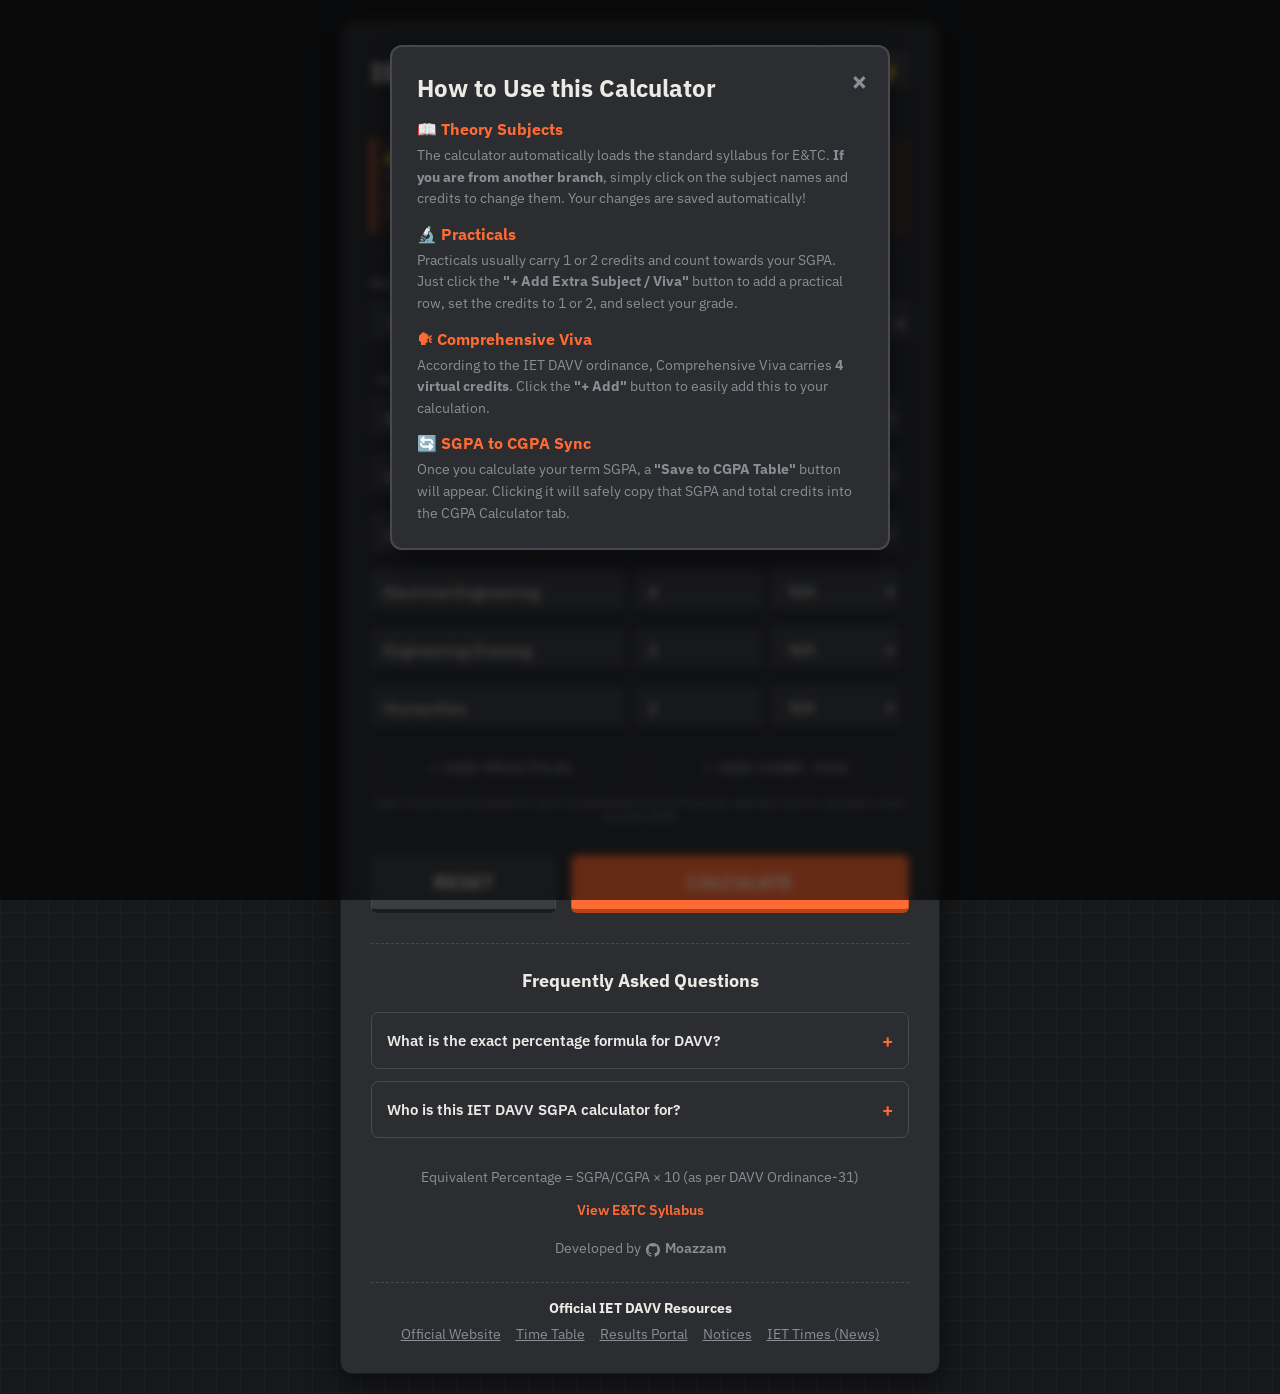
<file: index.html>
<!DOCTYPE html>
<html lang="en">
<head>
    <meta charset="UTF-8">
    <meta name="viewport" content="width=device-width, initial-scale=1.0">
    <meta name="description" content="Calculate your IET DAVV SGPA and CGPA easily. A modern, mobile-friendly, and offline calculator for the students of Institute of Engineering and Technology, DAVV Indore.">
    <meta name="keywords" content="IET DAVV CGPA calculator, IET DAVV SGPA calculator, DAVV CGPA calc, IET DAVV result, engineering cgpa calculator">
    
    <link rel="preconnect" href="https://fonts.googleapis.com">
    <link rel="preconnect" href="https://fonts.gstatic.com" crossorigin>
    <link href="https://fonts.googleapis.com/css2?family=IBM+Plex+Sans:wght@400;500;600;700&family=JetBrains+Mono:wght@400;700&display=swap" rel="stylesheet">

    <title>IET DAVV CGPA & SGPA Calculator</title>
    <link rel="stylesheet" href="style.css">
    <meta name="theme-color" content="#1c1d20">
    
    <link rel="canonical" href="https://moazzam-007.github.io/iet-davv-cgpa-calculator/">
    <meta property="og:title" content="IET DAVV CGPA & SGPA Calculator">
    <meta property="og:description" content="Free, accurate CGPA/SGPA calculator for IET DAVV students — uses the correct official Ordinance-31 formula.">
    <meta property="og:type" content="website">
    <meta property="og:url" content="https://moazzam-007.github.io/iet-davv-cgpa-calculator/">
    <meta property="og:image" content="https://moazzam-007.github.io/iet-davv-cgpa-calculator/og-image.png">
    <meta property="og:image:width" content="1200">
    <meta property="og:image:height" content="630">
    <meta name="twitter:card" content="summary_large_image">
    <meta name="twitter:title" content="IET DAVV CGPA & SGPA Calculator">
    <meta name="twitter:description" content="Free, accurate CGPA/SGPA calculator for IET DAVV students — uses the correct official Ordinance-31 formula.">
    <meta name="twitter:image" content="https://moazzam-007.github.io/iet-davv-cgpa-calculator/og-image.png">

    <script type="application/ld+json">
    {
      "@context": "https://schema.org",
      "@type": "WebApplication",
      "name": "IET DAVV CGPA & SGPA Calculator",
      "url": "https://moazzam-007.github.io/iet-davv-cgpa-calculator/",
      "applicationCategory": "EducationalApplication",
      "operatingSystem": "All",
      "offers": {
        "@type": "Offer",
        "price": "0"
      }
    }
    </script>

    <script type="application/ld+json">
    {
      "@context": "https://schema.org",
      "@type": "FAQPage",
      "mainEntity": [
        {
          "@type": "Question",
          "name": "What is the exact percentage formula for DAVV?",
          "acceptedAnswer": {
            "@type": "Answer",
            "text": "The exact formula is Percentage = CGPA × 10 (as per the official DAVV Ordinance-31, Section 23). It is NOT (CGPA - 0.5) × 10, which is often used by other generic calculators."
          }
        },
        {
          "@type": "Question",
          "name": "Who is this IET DAVV SGPA calculator for?",
          "acceptedAnswer": {
            "@type": "Answer",
            "text": "This free E&TC CGPA calculator is designed specifically for students of Institute of Engineering and Technology, DAVV Indore. It supports practicals, comprehensive viva, and automatic division calculation."
          }
        }
      ]
    }
    </script>
    
    <!-- Google tag (gtag.js) -->
    <script async src="https://www.googletagmanager.com/gtag/js?id=G-2FSWRHKBMH"></script>
    <script>
        window.dataLayer = window.dataLayer || [];
        function gtag(){dataLayer.push(arguments);}
        gtag('js', new Date());

        gtag('config', 'G-2FSWRHKBMH');
    </script>
</head>
<body>

    <div class="container">
        <header>
            <div class="header-top">
                <h1>IET DAVV CGPA Calc</h1>
                <div style="display: flex; gap: 8px;">
                    <button id="guide-btn" class="theme-btn" title="How to Use">ℹ️ Guide</button>
                    <button id="theme-toggle" class="theme-btn" title="Toggle Light/Dark Theme">☀ / 🌙</button>
                </div>
            </div>
            <p class="subtitle">E&TC Department // Approximate Calculator</p>
            <div style="margin-top: 15px; background: rgba(255, 107, 53, 0.1); border-left: 3px solid var(--primary); padding: 10px; text-align: left;">
                <p style="color: var(--primary); font-size: 0.8rem; font-weight: 600; margin-bottom: 4px; text-transform: uppercase; letter-spacing: 1px;">⚠️ Important Note</p>
                <p style="color: var(--text-muted); font-size: 0.8rem; line-height: 1.4;">This calculates an <strong>approximate/tentative SGPA</strong>. Defaults are based on the E&TC syllabus (subject to college changes). Any student can use this calculator, simply click on the subject names or credits below to edit them according to your exact syllabus!</p>
            </div>
        </header>

        <div class="controls">
            <div class="control-group">
                <label for="calc-mode">Mode</label>
                <select id="calc-mode" aria-label="Select Calculation Mode">
                    <option value="sgpa">SGPA Calculator</option>
                    <option value="cgpa">CGPA Calculator</option>
                </select>
            </div>
            
            <div class="control-group" id="semester-select-group">
                <label for="semester">Semester</label>
                <select id="semester" aria-label="Select Semester">
                    <option value="1">Semester I</option>
                    <option value="2">Semester II</option>
                    <option value="3">Semester III</option>
                    <option value="4">Semester IV</option>
                    <option value="5">Semester V</option>
                    <option value="6">Semester VI</option>
                    <option value="7">Semester VII</option>
                    <option value="8">Semester VIII</option>
                </select>
            </div>
        </div>

        <div id="sgpa-section" class="calculator-section">
            <div class="subjects-header">
                <span>Subject</span>
                <span>Credits</span>
                <span>Grade</span>
            </div>
            <div id="subjects-container">
                <!-- Dynamically populated subjects -->
            </div>
            <div style="display: flex; gap: 10px; margin-top: 5px;">
                <button id="add-practical-btn" class="add-subject-btn">+ Add Practical</button>
                <button id="add-viva-btn" class="add-subject-btn">+ Add Comp. Viva</button>
            </div>
            <p class="add-subject-note">Note: If you know the grades for your Comprehensive Viva or Practicals, add them here to calculate a more accurate SGPA.</p>
        </div>

        <div id="cgpa-section" class="calculator-section" style="display: none;">
            <div class="cgpa-row" style="border-bottom: 2px dashed var(--key-border); padding-bottom: 10px; margin-bottom: 20px;">
                <div style="font-weight: 600; color: var(--text-muted); text-transform: uppercase; font-size: 0.85rem; letter-spacing: 1px;">Semester</div>
                <div class="cgpa-inputs" style="font-weight: 600; color: var(--text-muted); text-transform: uppercase; font-size: 0.85rem; letter-spacing: 1px;">
                    <div>SGPA</div>
                    <div>Credits</div>
                </div>
            </div>
            <div id="cgpa-inputs-container">
                <!-- Dynamically populated cgpa rows -->
            </div>
        </div>

        <div class="action-buttons">
            <button id="reset-btn" class="btn-secondary">Reset</button>
            <button id="calculate-btn" class="btn-primary">Calculate</button>
        </div>
        
        <div class="result-box" id="result-box" style="display: none;">
            <h3 id="result-title">Result</h3>
            <span class="value highlight" id="result-value">0.00</span>
            <span class="percent" id="result-percent">0.00%</span>
            <div id="result-division" style="display: none; font-size: 0.85rem; font-weight: 600; color: var(--primary); margin-top: 10px; text-transform: uppercase; letter-spacing: 1px;"></div>
            
            <br>
            <button id="save-cgpa-btn" class="save-cgpa-btn" style="display: none;">Save to CGPA Table</button>

            <!-- Target CGPA Planner -->
            <div id="target-planner-section" style="display: none; margin-top: 20px; border-top: 1px solid var(--key-border); padding-top: 15px; text-align: left;">
                <label style="font-size: 0.85rem; color: var(--text-muted); font-weight: 600;">Target CGPA Planner (Optional)</label>
                <div style="display: flex; gap: 10px; margin-top: 8px;">
                    <input type="number" id="target-cgpa-input" placeholder="Target CGPA (e.g. 8.0)" step="0.1" min="0" max="10" style="flex: 1; min-height: 44px; padding: 12px 10px;">
                    <input type="number" id="remaining-credits-input" placeholder="Rem. Credits (e.g. 48)" min="0" style="flex: 1; min-height: 44px; padding: 12px 10px;">
                </div>
                <p id="target-sgpa-result" style="display: none; color: var(--primary); font-size: 0.9rem; margin-top: 10px; font-weight: 600;"></p>
            </div>
        </div>

        <!-- FAQ Section -->
        <div class="faq-section">
            <h2 class="faq-title">Frequently Asked Questions</h2>
            <div class="faq-item">
                <button class="faq-question">What is the exact percentage formula for DAVV? <span class="faq-icon">+</span></button>
                <div class="faq-answer">
                    <p>The exact formula is <strong>Percentage = CGPA × 10</strong> (as per the official DAVV Ordinance-31, Section 23). It is <strong>NOT</strong> <em>(CGPA - 0.5) × 10</em> which is often used by other generic calculators. Our calculator uses the official and correct IET DAVV formula.</p>
                </div>
            </div>
            <div class="faq-item">
                <button class="faq-question">Who is this IET DAVV SGPA calculator for? <span class="faq-icon">+</span></button>
                <div class="faq-answer">
                    <p>This free E&TC CGPA calculator is designed specifically for students of Institute of Engineering and Technology, DAVV Indore. It supports practicals, comprehensive viva, and automatic division calculation.</p>
                </div>
            </div>
        </div>
        
        <footer style="margin-top: 30px; text-align: center;">
            <p>Equivalent Percentage = SGPA/CGPA × 10 (as per DAVV Ordinance-31)</p>
            <div style="margin-top: 15px; font-size: 0.85rem; color: var(--text-muted);">
                <a href="syllabus.html" style="color: var(--primary); text-decoration: none; font-weight: 600; margin: 0 10px;">View E&TC Syllabus</a>
            </div>
            
            <div style="margin-top: 20px; font-size: 0.85rem; color: var(--text-muted);">
                <span>Developed by </span>
                <a href="https://github.com/moazzam-007" target="_blank" style="color: var(--text-muted); text-decoration: none; font-weight: 600; transition: color 0.2s;" onmouseover="this.style.color='var(--text-main)'" onmouseout="this.style.color='var(--text-muted)'">
                    <svg height="14" viewBox="0 0 16 16" width="14" fill="currentColor" style="vertical-align: text-bottom; margin: 0 2px;"><path d="M8 0c4.42 0 8 3.58 8 8a8.013 8.013 0 0 1-5.45 7.59c-.4.08-.55-.17-.55-.38 0-.27.01-1.13.01-2.2 0-.75-.25-1.23-.54-1.48 1.78-.2 3.65-.88 3.65-3.95 0-.88-.31-1.59-.82-2.15.08-.2.36-1.02-.08-2.12 0 0-.67-.22-2.2.82-.64-.18-1.32-.27-2-.27-.68 0-1.36.09-2 .27-1.53-1.03-2.2-.82-2.2-.82-.44 1.1-.16 1.92-.08 2.12-.51.56-.82 1.28-.82 2.15 0 3.06 1.86 3.75 3.64 3.95-.23.2-.44.55-.51 1.07-.46.21-1.61.55-2.33-.66-.15-.24-.6-.83-1.23-.82-.67.01-.27.38.01.53.34.19.73.9.82 1.13.16.45.68 1.31 2.69.94 0 .67.01 1.3.01 1.49 0 .21-.15.45-.55.38A7.995 7.995 0 0 1 0 8c0-4.42 3.58-8 8-8Z"></path></svg> Moazzam
                </a>
            </div>

            <div style="margin-top: 25px; padding-top: 15px; border-top: 1px dashed var(--key-border);">
                <h4 style="margin-bottom: 8px; font-size: 0.9rem; color: var(--text-main);">Official IET DAVV Resources</h4>
                <div style="display: flex; gap: 15px; justify-content: center; flex-wrap: wrap;">
                    <a href="https://ietdavv.edu.in" target="_blank" style="color: var(--text-muted); text-decoration: underline;">Official Website</a>
                    <a href="https://timetable.ietonline.in" target="_blank" style="color: var(--text-muted); text-decoration: underline;">Time Table</a>
                    <a href="https://results.ietdavv.edu.in" target="_blank" style="color: var(--text-muted); text-decoration: underline;">Results Portal</a>
                    <a href="https://notices.ietonline.in" target="_blank" style="color: var(--text-muted); text-decoration: underline;">Notices</a>
                    <a href="https://times.ietonline.in" target="_blank" style="color: var(--text-muted); text-decoration: underline;">IET Times (News)</a>
                </div>
            </div>
        </footer>
    </div>

    <!-- Guide Modal -->
    <div id="guide-modal" class="modal">
        <div class="modal-content">
            <span class="close-modal" id="close-modal">&times;</span>
            <h2>How to Use this Calculator</h2>
            <div class="guide-text">
                <h3>📖 Theory Subjects</h3>
                <p>The calculator automatically loads the standard syllabus for E&TC. <strong>If you are from another branch</strong>, simply click on the subject names and credits to change them. Your changes are saved automatically!</p>
                
                <h3>🔬 Practicals</h3>
                <p>Practicals usually carry 1 or 2 credits and count towards your SGPA. Just click the <strong>"+ Add Extra Subject / Viva"</strong> button to add a practical row, set the credits to 1 or 2, and select your grade.</p>

                <h3>🗣 Comprehensive Viva</h3>
                <p>According to the IET DAVV ordinance, Comprehensive Viva carries <strong>4 virtual credits</strong>. Click the <strong>"+ Add"</strong> button to easily add this to your calculation.</p>

                <h3>🔄 SGPA to CGPA Sync</h3>
                <p>Once you calculate your term SGPA, a <strong>"Save to CGPA Table"</strong> button will appear. Clicking it will safely copy that SGPA and total credits into the CGPA Calculator tab.</p>
                

            </div>
        </div>
    </div>

    <script src="data.js"></script>
    <script src="script.js"></script>
</body>
</html>
</file>
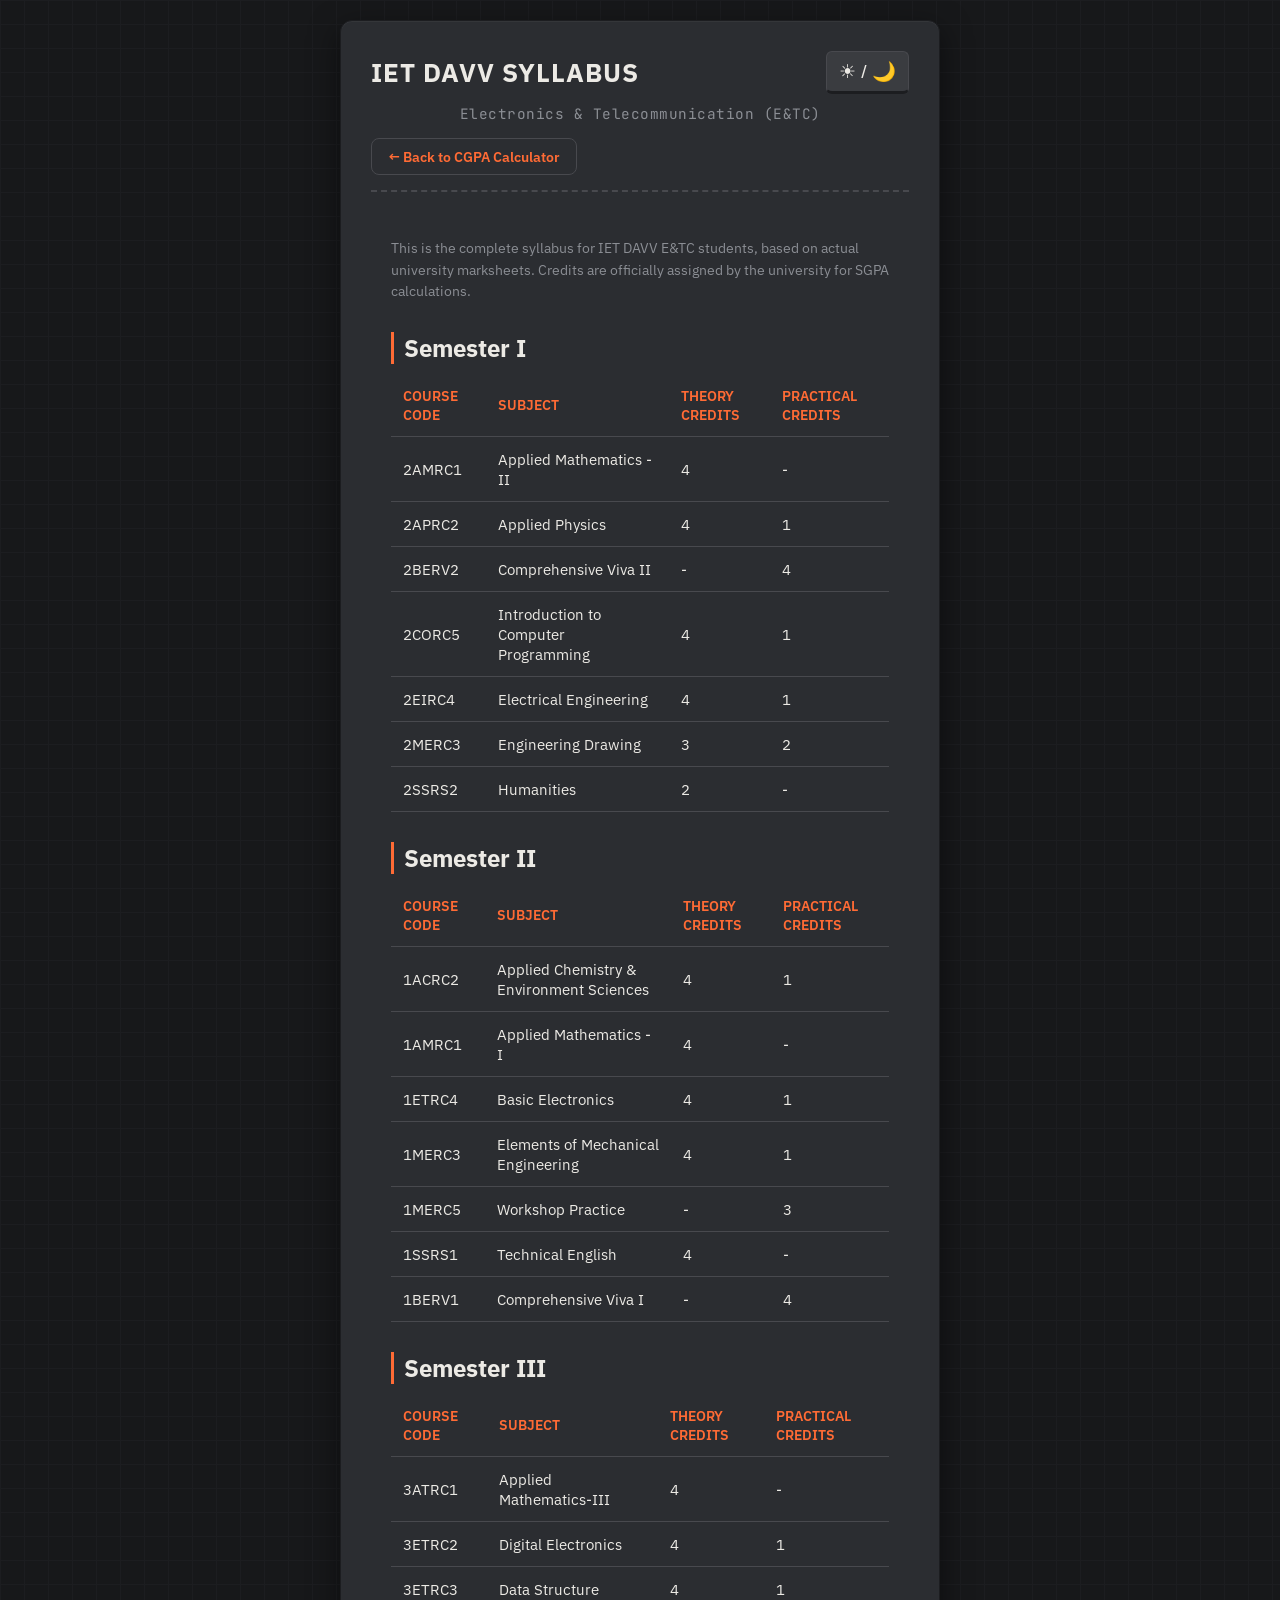
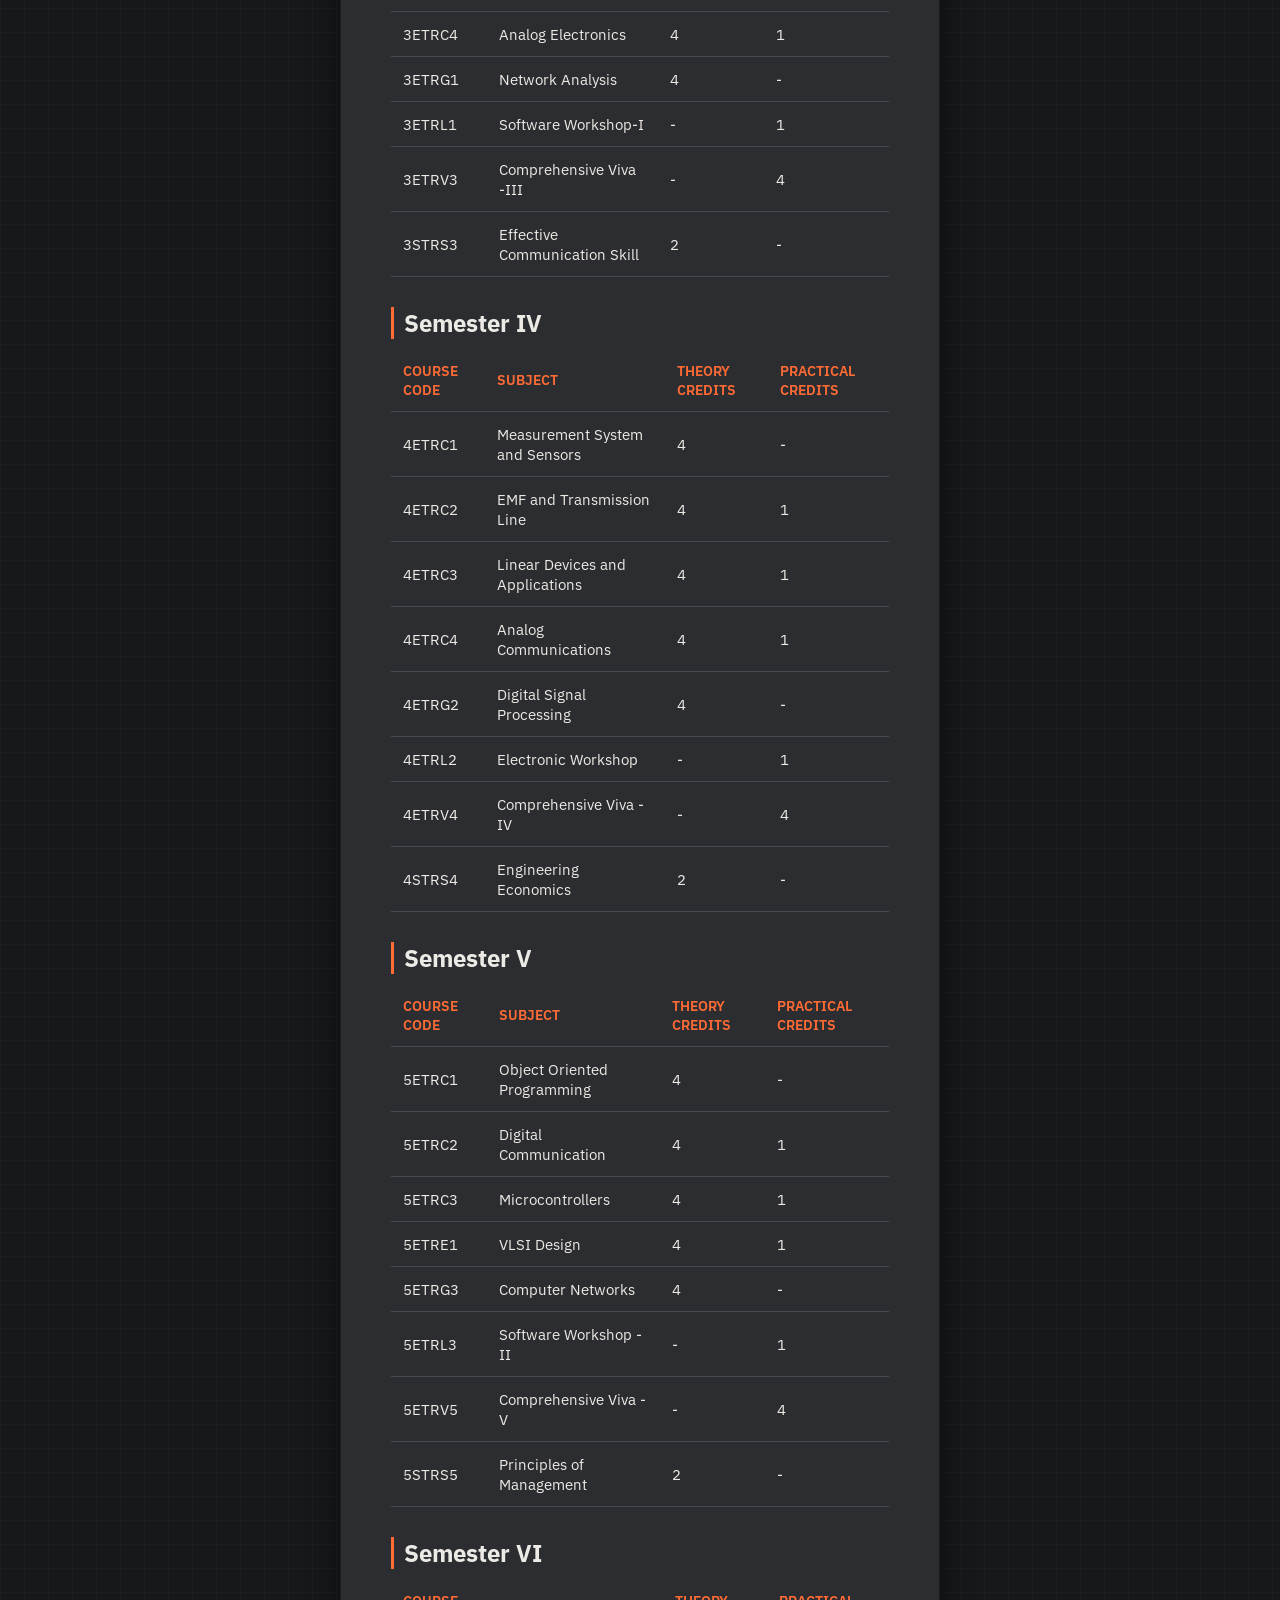
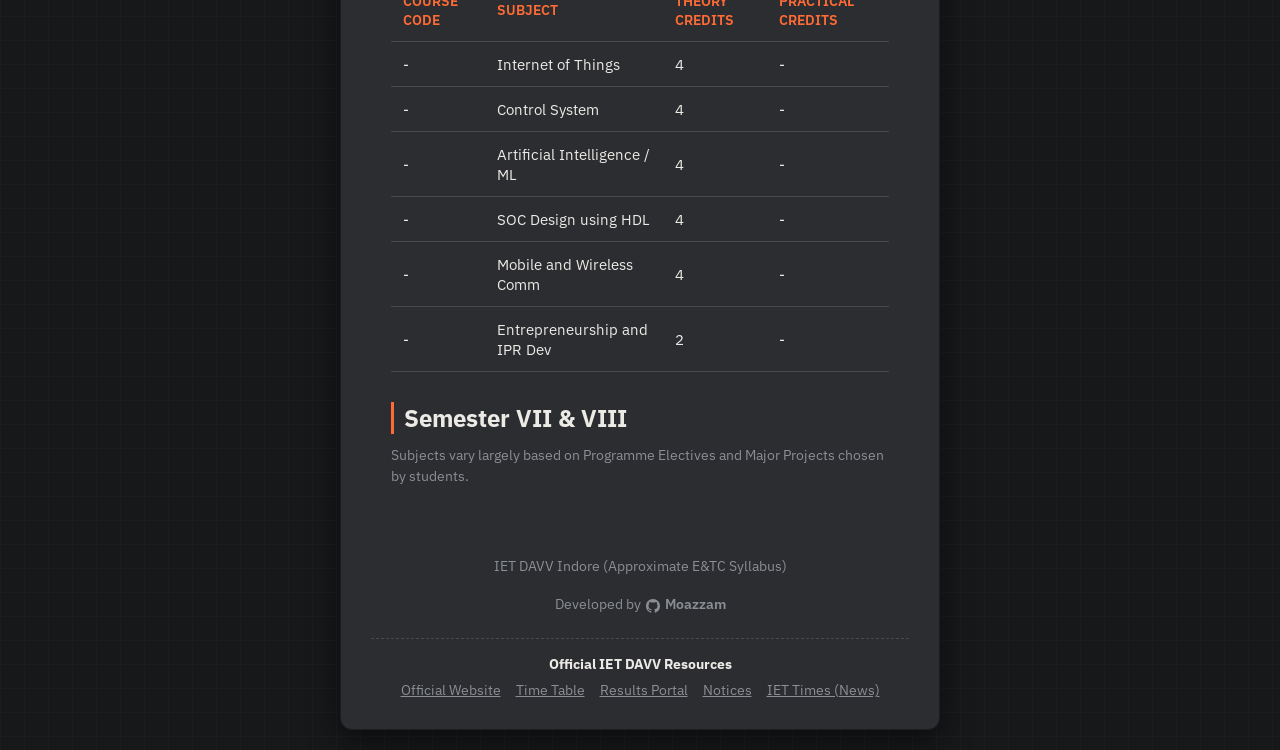
<file: syllabus.html>
<!DOCTYPE html>
<html lang="en" data-theme="dark">
<head>
    <meta charset="UTF-8">
    <meta name="viewport" content="width=device-width, initial-scale=1.0">
    <meta name="description" content="View the complete semester-wise syllabus (subjects and credits) for IET DAVV E&TC engineering branch.">
    <meta name="keywords" content="IET DAVV syllabus, E&TC syllabus, DAVV E&TC subjects, IET DAVV time table, IET DAVV cutoff, engineering syllabus">
    
    <link rel="preconnect" href="https://fonts.googleapis.com">
    <link rel="preconnect" href="https://fonts.gstatic.com" crossorigin>
    <link href="https://fonts.googleapis.com/css2?family=IBM+Plex+Sans:wght@400;500;600;700&family=JetBrains+Mono:wght@400;700&display=swap" rel="stylesheet">

    <title>IET DAVV E&TC Syllabus - Semester Wise Subjects & Credits</title>
    <link rel="stylesheet" href="style.css">
    <meta name="theme-color" content="#1c1d20">
    
    <link rel="canonical" href="https://moazzam-007.github.io/iet-davv-cgpa-calculator/syllabus.html">
    <meta property="og:title" content="IET DAVV E&TC Syllabus - Semester Wise Subjects">
    <meta property="og:description" content="View the complete semester-wise syllabus (subjects and credits) for IET DAVV E&TC engineering branch.">
    <meta property="og:type" content="website">
    <meta property="og:url" content="https://moazzam-007.github.io/iet-davv-cgpa-calculator/syllabus.html">
    <meta property="og:image" content="https://moazzam-007.github.io/iet-davv-cgpa-calculator/og-image.png">
    <meta property="og:image:width" content="1200">
    <meta property="og:image:height" content="630">
    <meta name="twitter:card" content="summary_large_image">
    <meta name="twitter:title" content="IET DAVV E&TC Syllabus - Semester Wise Subjects">
    <meta name="twitter:description" content="View the complete semester-wise syllabus (subjects and credits) for IET DAVV E&TC engineering branch.">
    <meta name="twitter:image" content="https://moazzam-007.github.io/iet-davv-cgpa-calculator/og-image.png">

    <!-- Google tag (gtag.js) -->
    <script async src="https://www.googletagmanager.com/gtag/js?id=G-2FSWRHKBMH"></script>
    <script>
        window.dataLayer = window.dataLayer || [];
        function gtag(){dataLayer.push(arguments);}
        gtag('js', new Date());

        gtag('config', 'G-2FSWRHKBMH');
    </script>
    <style>
        .syllabus-table { width: 100%; border-collapse: collapse; margin-bottom: 20px; }
        .syllabus-table th, .syllabus-table td { padding: 12px; border-bottom: 1px solid var(--key-border); text-align: left; }
        .syllabus-table th { color: var(--primary); font-size: 0.9rem; text-transform: uppercase; font-weight: 600; }
        .syllabus-table td { color: var(--text-main); font-size: 0.95rem; }
        @media (max-width: 600px) {
            .syllabus-table { display: block; overflow-x: auto; white-space: nowrap; }
        }
        .sem-title { margin-top: 30px; margin-bottom: 10px; color: var(--text-main); border-left: 3px solid var(--primary); padding-left: 10px; }
    </style>
</head>
<body>
    <div class="container" style="max-width: 600px;">
        <header>
            <div class="header-top">
                <h1>IET DAVV Syllabus</h1>
                <button id="theme-toggle" class="theme-btn" title="Toggle Light/Dark Theme">☀ / 🌙</button>
            </div>
            <p class="subtitle">Electronics & Telecommunication (E&TC)</p>
            <div style="margin-top: 15px; text-align: left;">
                <a href="index.html" style="display: inline-block; padding: 8px 16px; background: var(--panel-bg); color: var(--primary); border: 1px solid var(--key-border); border-radius: 8px; text-decoration: none; font-weight: 600; font-size: 0.9rem;">← Back to CGPA Calculator</a>
            </div>
        </header>

        <div class="calculator-section" style="padding: 20px;">
            <p style="color: var(--text-muted); font-size: 0.9rem; margin-bottom: 20px; line-height: 1.5;">This is the complete syllabus for IET DAVV E&TC students, based on actual university marksheets. Credits are officially assigned by the university for SGPA calculations.</p>
            
            <h2 class="sem-title">Semester I</h2>
            <table class="syllabus-table">
                <tr><th>Course Code</th><th>Subject</th><th>Theory Credits</th><th>Practical Credits</th></tr>
                <tr><td>2AMRC1</td><td>Applied Mathematics - II</td><td>4</td><td>-</td></tr>
                <tr><td>2APRC2</td><td>Applied Physics</td><td>4</td><td>1</td></tr>
                <tr><td>2BERV2</td><td>Comprehensive Viva II</td><td>-</td><td>4</td></tr>
                <tr><td>2CORC5</td><td>Introduction to Computer Programming</td><td>4</td><td>1</td></tr>
                <tr><td>2EIRC4</td><td>Electrical Engineering</td><td>4</td><td>1</td></tr>
                <tr><td>2MERC3</td><td>Engineering Drawing</td><td>3</td><td>2</td></tr>
                <tr><td>2SSRS2</td><td>Humanities</td><td>2</td><td>-</td></tr>
            </table>

            <h2 class="sem-title">Semester II</h2>
            <table class="syllabus-table">
                <tr><th>Course Code</th><th>Subject</th><th>Theory Credits</th><th>Practical Credits</th></tr>
                <tr><td>1ACRC2</td><td>Applied Chemistry & Environment Sciences</td><td>4</td><td>1</td></tr>
                <tr><td>1AMRC1</td><td>Applied Mathematics - I</td><td>4</td><td>-</td></tr>
                <tr><td>1ETRC4</td><td>Basic Electronics</td><td>4</td><td>1</td></tr>
                <tr><td>1MERC3</td><td>Elements of Mechanical Engineering</td><td>4</td><td>1</td></tr>
                <tr><td>1MERC5</td><td>Workshop Practice</td><td>-</td><td>3</td></tr>
                <tr><td>1SSRS1</td><td>Technical English</td><td>4</td><td>-</td></tr>
                <tr><td>1BERV1</td><td>Comprehensive Viva I</td><td>-</td><td>4</td></tr>
            </table>

            <h2 class="sem-title">Semester III</h2>
            <table class="syllabus-table">
                <tr><th>Course Code</th><th>Subject</th><th>Theory Credits</th><th>Practical Credits</th></tr>
                <tr><td>3ATRC1</td><td>Applied Mathematics-III</td><td>4</td><td>-</td></tr>
                <tr><td>3ETRC2</td><td>Digital Electronics</td><td>4</td><td>1</td></tr>
                <tr><td>3ETRC3</td><td>Data Structure</td><td>4</td><td>1</td></tr>
                <tr><td>3ETRC4</td><td>Analog Electronics</td><td>4</td><td>1</td></tr>
                <tr><td>3ETRG1</td><td>Network Analysis</td><td>4</td><td>-</td></tr>
                <tr><td>3ETRL1</td><td>Software Workshop-I</td><td>-</td><td>1</td></tr>
                <tr><td>3ETRV3</td><td>Comprehensive Viva -III</td><td>-</td><td>4</td></tr>
                <tr><td>3STRS3</td><td>Effective Communication Skill</td><td>2</td><td>-</td></tr>
            </table>

            <h2 class="sem-title">Semester IV</h2>
            <table class="syllabus-table">
                <tr><th>Course Code</th><th>Subject</th><th>Theory Credits</th><th>Practical Credits</th></tr>
                <tr><td>4ETRC1</td><td>Measurement System and Sensors</td><td>4</td><td>-</td></tr>
                <tr><td>4ETRC2</td><td>EMF and Transmission Line</td><td>4</td><td>1</td></tr>
                <tr><td>4ETRC3</td><td>Linear Devices and Applications</td><td>4</td><td>1</td></tr>
                <tr><td>4ETRC4</td><td>Analog Communications</td><td>4</td><td>1</td></tr>
                <tr><td>4ETRG2</td><td>Digital Signal Processing</td><td>4</td><td>-</td></tr>
                <tr><td>4ETRL2</td><td>Electronic Workshop</td><td>-</td><td>1</td></tr>
                <tr><td>4ETRV4</td><td>Comprehensive Viva - IV</td><td>-</td><td>4</td></tr>
                <tr><td>4STRS4</td><td>Engineering Economics</td><td>2</td><td>-</td></tr>
            </table>

            <h2 class="sem-title">Semester V</h2>
            <table class="syllabus-table">
                <tr><th>Course Code</th><th>Subject</th><th>Theory Credits</th><th>Practical Credits</th></tr>
                <tr><td>5ETRC1</td><td>Object Oriented Programming</td><td>4</td><td>-</td></tr>
                <tr><td>5ETRC2</td><td>Digital Communication</td><td>4</td><td>1</td></tr>
                <tr><td>5ETRC3</td><td>Microcontrollers</td><td>4</td><td>1</td></tr>
                <tr><td>5ETRE1</td><td>VLSI Design</td><td>4</td><td>1</td></tr>
                <tr><td>5ETRG3</td><td>Computer Networks</td><td>4</td><td>-</td></tr>
                <tr><td>5ETRL3</td><td>Software Workshop - II</td><td>-</td><td>1</td></tr>
                <tr><td>5ETRV5</td><td>Comprehensive Viva - V</td><td>-</td><td>4</td></tr>
                <tr><td>5STRS5</td><td>Principles of Management</td><td>2</td><td>-</td></tr>
            </table>

            <h2 class="sem-title">Semester VI</h2>
            <table class="syllabus-table">
                <tr><th>Course Code</th><th>Subject</th><th>Theory Credits</th><th>Practical Credits</th></tr>
                <tr><td>-</td><td>Internet of Things</td><td>4</td><td>-</td></tr>
                <tr><td>-</td><td>Control System</td><td>4</td><td>-</td></tr>
                <tr><td>-</td><td>Artificial Intelligence / ML</td><td>4</td><td>-</td></tr>
                <tr><td>-</td><td>SOC Design using HDL</td><td>4</td><td>-</td></tr>
                <tr><td>-</td><td>Mobile and Wireless Comm</td><td>4</td><td>-</td></tr>
                <tr><td>-</td><td>Entrepreneurship and IPR Dev</td><td>2</td><td>-</td></tr>
            </table>

            <h2 class="sem-title">Semester VII & VIII</h2>
            <p style="color: var(--text-muted); font-size: 0.9rem; margin-bottom: 20px; line-height: 1.5;">Subjects vary largely based on Programme Electives and Major Projects chosen by students.</p>
        </div>

        <footer style="margin-top: 30px; text-align: center;">
            <p>IET DAVV Indore (Approximate E&TC Syllabus)</p>
            
            <div style="margin-top: 20px; font-size: 0.85rem; color: var(--text-muted);">
                <span>Developed by </span>
                <a href="https://github.com/moazzam-007" target="_blank" style="color: var(--text-muted); text-decoration: none; font-weight: 600; transition: color 0.2s;" onmouseover="this.style.color='var(--text-main)'" onmouseout="this.style.color='var(--text-muted)'">
                    <svg height="14" viewBox="0 0 16 16" width="14" fill="currentColor" style="vertical-align: text-bottom; margin: 0 2px;"><path d="M8 0c4.42 0 8 3.58 8 8a8.013 8.013 0 0 1-5.45 7.59c-.4.08-.55-.17-.55-.38 0-.27.01-1.13.01-2.2 0-.75-.25-1.23-.54-1.48 1.78-.2 3.65-.88 3.65-3.95 0-.88-.31-1.59-.82-2.15.08-.2.36-1.02-.08-2.12 0 0-.67-.22-2.2.82-.64-.18-1.32-.27-2-.27-.68 0-1.36.09-2 .27-1.53-1.03-2.2-.82-2.2-.82-.44 1.1-.16 1.92-.08 2.12-.51.56-.82 1.28-.82 2.15 0 3.06 1.86 3.75 3.64 3.95-.23.2-.44.55-.51 1.07-.46.21-1.61.55-2.33-.66-.15-.24-.6-.83-1.23-.82-.67.01-.27.38.01.53.34.19.73.9.82 1.13.16.45.68 1.31 2.69.94 0 .67.01 1.3.01 1.49 0 .21-.15.45-.55.38A7.995 7.995 0 0 1 0 8c0-4.42 3.58-8 8-8Z"></path></svg> Moazzam
                </a>
            </div>

            <div style="margin-top: 25px; padding-top: 15px; border-top: 1px dashed var(--key-border);">
                <h4 style="margin-bottom: 8px; font-size: 0.9rem; color: var(--text-main);">Official IET DAVV Resources</h4>
                <div style="display: flex; gap: 15px; justify-content: center; flex-wrap: wrap;">
                    <a href="https://ietdavv.edu.in" target="_blank" style="color: var(--text-muted); text-decoration: underline;">Official Website</a>
                    <a href="https://timetable.ietonline.in" target="_blank" style="color: var(--text-muted); text-decoration: underline;">Time Table</a>
                    <a href="https://results.ietdavv.edu.in" target="_blank" style="color: var(--text-muted); text-decoration: underline;">Results Portal</a>
                    <a href="https://notices.ietonline.in" target="_blank" style="color: var(--text-muted); text-decoration: underline;">Notices</a>
                    <a href="https://times.ietonline.in" target="_blank" style="color: var(--text-muted); text-decoration: underline;">IET Times (News)</a>
                </div>
            </div>
        </footer>
    </div>
    <script>
        // Safe parse helper
        function safeParseState() {
            try {
                return JSON.parse(localStorage.getItem('cgpaCalcState') || '{}');
            } catch (e) {
                return {};
            }
        }

        const themeToggleBtn = document.getElementById('theme-toggle');
        
        // Load theme from cgpaCalcState
        const savedState = safeParseState();
        if (savedState.theme) {
            document.body.classList.add('light-theme');
        }
        
        if (themeToggleBtn) {
            themeToggleBtn.addEventListener('click', () => {
                const isLight = document.body.classList.toggle('light-theme');
                const currentState = safeParseState();
                currentState.theme = isLight;
                localStorage.setItem('cgpaCalcState', JSON.stringify(currentState));
            });
        }
    </script>
</body>
</html>
</file>
<file: style.css>
:root {
    --primary: #ff6b35;
    --primary-hover: #e85d2c;
    --bg-dark: #1c1d20;
    --panel-bg: #2b2d31;
    --lcd-bg: #c8d4bc;
    --lcd-text: #2f3b2a;
    --text-main: #eceae5;
    --text-muted: #8b8e94;
    
    --key-bg: #3a3c40;
    --key-border: #48494e;
    --key-border-bottom: #1c1d20;
}

body.light-theme {
    --primary: #ff6b35;
    --primary-hover: #e85d2c;
    --bg-dark: #e0e5ec;
    --panel-bg: #f0f4f8;
    --lcd-bg: #c8d4bc;
    --lcd-text: #2f3b2a;
    --text-main: #2b2d31;
    --text-muted: #6b7280;
    
    --key-bg: #ffffff;
    --key-border: #d1d5db;
    --key-border-bottom: #9ca3af;
}

* {
    margin: 0;
    padding: 0;
    box-sizing: border-box;
}

body {
    font-family: 'IBM Plex Sans', sans-serif;
    background-image: linear-gradient(var(--bg-dark) 1px, transparent 1px),
                      linear-gradient(90deg, var(--bg-dark) 1px, transparent 1px);
    background-size: 24px 24px;
    background-color: #17181a;
    color: var(--text-main);
    min-height: 100vh;
    display: flex;
    justify-content: center;
    align-items: center;
    padding: 20px;
}

body.light-theme {
    background-color: #d1d5db;
}

.background-shapes {
    display: none;
}

.container {
    width: 100%;
    max-width: 600px;
    background: var(--panel-bg);
    border-radius: 12px;
    padding: max(30px, env(safe-area-inset-top)) max(30px, env(safe-area-inset-right)) max(30px, env(safe-area-inset-bottom)) max(30px, env(safe-area-inset-left));
    box-shadow: 0 10px 30px rgba(0, 0, 0, 0.5), inset 0 1px 1px rgba(255, 255, 255, 0.05);
    border: 1px solid var(--key-border-bottom);
}

header {
    text-align: center;
    margin-bottom: 25px;
    padding-bottom: 15px;
    border-bottom: 2px dashed var(--key-border);
}

.header-top {
    display: flex;
    justify-content: space-between;
    align-items: center;
    margin-bottom: 10px;
}

.theme-btn {
    background: var(--key-bg);
    border: 1px solid var(--key-border);
    border-bottom: 3px solid var(--key-border-bottom);
    border-radius: 6px;
    padding: 8px 12px;
    cursor: pointer;
    font-size: 1.2rem;
    color: var(--text-main);
    transition: transform 0.1s;
}

.theme-btn:active {
    transform: translateY(2px);
    border-bottom-width: 1px;
    margin-top: 2px;
}

h1 {
    font-family: 'IBM Plex Sans', sans-serif;
    font-size: 1.6rem;
    font-weight: 700;
    letter-spacing: 1px;
    color: var(--text-main);
    text-transform: uppercase;
}

.subtitle {
    font-family: 'JetBrains Mono', monospace;
    color: var(--text-muted);
    font-size: 0.9rem;
    letter-spacing: 0.5px;
}

.controls {
    display: flex;
    justify-content: space-between;
    align-items: center;
    margin-bottom: 25px;
    gap: 15px;
    flex-wrap: wrap;
}

.control-group {
    display: flex;
    flex-direction: column;
    gap: 8px;
    flex: 1;
    min-width: 200px;
}

.control-group label {
    font-size: 0.85rem;
    font-weight: 600;
    color: var(--text-muted);
    text-transform: uppercase;
    letter-spacing: 1px;
}

select, input {
    background: var(--key-bg);
    border: 1px solid var(--key-border);
    border-bottom: 3px solid var(--key-border-bottom);
    border-radius: 6px;
    color: var(--text-main);
    font-family: 'IBM Plex Sans', sans-serif;
    padding: 10px 12px;
    font-size: 1rem;
    transition: outline 0.1s;
}

select:focus, input:focus {
    outline: 2px solid var(--primary);
    outline-offset: -1px;
}

.subjects-header {
    display: grid;
    grid-template-columns: 2fr 1fr 1fr;
    font-size: 0.75rem;
    font-weight: 600;
    text-transform: uppercase;
    color: var(--text-muted);
    margin-bottom: 8px;
    gap: 10px;
    padding: 0 5px;
}

.subject-row {
    display: grid;
    grid-template-columns: 2fr 1fr 1fr auto;
    gap: 10px;
    margin-bottom: 12px;
    align-items: end;
}

.subject-row input, .subject-row select {
    width: 100%;
}

.mobile-input-wrap {
    display: flex;
    flex-direction: column;
    gap: 0;
}

.mobile-input-wrap label {
    display: none;
    font-size: 0.65rem;
    font-weight: 600;
    text-transform: uppercase;
    color: var(--text-muted);
    margin-bottom: 4px;
    padding-left: 2px;
}

.cgpa-row {
    display: grid;
    grid-template-columns: 1fr 2fr;
    gap: 15px;
    margin-bottom: 15px;
    align-items: center;
}

.cgpa-row label {
    font-weight: 500;
    color: var(--text-main);
}

.cgpa-inputs {
    display: grid;
    grid-template-columns: 1fr 1fr;
    gap: 10px;
}

.action-buttons {
    display: flex;
    gap: 15px;
    margin-top: 30px;
}

.btn-primary {
    background: var(--primary);
    color: #fff;
    border: 1px solid #d9531e;
    border-bottom: 4px solid #b84315;
    border-radius: 6px;
    padding: 15px;
    font-size: 1.1rem;
    font-weight: 600;
    font-family: 'IBM Plex Sans', sans-serif;
    text-transform: uppercase;
    letter-spacing: 1px;
    cursor: pointer;
    flex: 2;
    transition: transform 0.1s, filter 0.2s;
}

.btn-secondary {
    background: var(--key-bg);
    color: var(--text-main);
    border: 1px solid var(--key-border);
    border-bottom: 4px solid var(--key-border-bottom);
    border-radius: 6px;
    padding: 15px;
    font-size: 1.1rem;
    font-weight: 600;
    font-family: 'IBM Plex Sans', sans-serif;
    text-transform: uppercase;
    letter-spacing: 1px;
    cursor: pointer;
    flex: 1;
    transition: transform 0.1s, filter 0.2s;
}

.btn-primary:active, .btn-secondary:active {
    transform: translateY(3px);
    border-bottom-width: 1px;
    margin-top: 3px;
}

.btn-primary:hover, .btn-secondary:hover {
    filter: brightness(1.1);
}

.result-box {
    margin-top: 30px;
    padding: 20px;
    background: var(--lcd-bg);
    color: var(--lcd-text);
    border-radius: 4px;
    box-shadow: inset 0 2px 6px rgba(0,0,0,0.25);
    text-align: center;
    border: 2px solid var(--key-border-bottom);
    position: relative;
    overflow: hidden;
}

/* LCD Scanline effect */
.result-box::after {
    content: '';
    position: absolute;
    top: 0; left: 0; right: 0; bottom: 0;
    background: linear-gradient(rgba(18, 16, 16, 0) 50%, rgba(0, 0, 0, 0.05) 50%);
    background-size: 100% 4px;
    pointer-events: none;
    z-index: 1;
}

.result-box h3 {
    font-size: 1rem;
    text-transform: uppercase;
    letter-spacing: 1px;
    margin-bottom: 10px;
    font-weight: 600;
    opacity: 0.8;
}

.value.highlight {
    font-family: 'JetBrains Mono', monospace;
    font-size: 2.8rem;
    letter-spacing: 2px;
    font-weight: 700;
    display: block;
    margin-bottom: 5px;
    text-shadow: 1px 1px 0 rgba(255,255,255,0.2);
}

.percent {
    font-family: 'JetBrains Mono', monospace;
    font-size: 1.1rem;
    font-weight: 600;
    opacity: 0.9;
}

.save-cgpa-btn {
    margin-top: 15px;
    background: transparent;
    color: var(--lcd-text);
    border: 1px solid var(--lcd-text);
    border-radius: 4px;
    padding: 8px 15px;
    font-family: 'IBM Plex Sans', sans-serif;
    font-weight: 600;
    font-size: 0.9rem;
    cursor: pointer;
    text-transform: uppercase;
    transition: all 0.2s;
    position: relative;
    z-index: 2;
}

.save-cgpa-btn:hover {
    background: rgba(47, 59, 42, 0.1);
}

footer {
    margin-top: 30px;
    text-align: center;
    font-size: 0.85rem;
    color: var(--text-muted);
}

@media (max-width: 480px) {
    body {
        padding: 0;
    }
    .container {
        border-radius: 0;
        border: none;
        padding: max(20px, env(safe-area-inset-top)) max(15px, env(safe-area-inset-right)) max(20px, env(safe-area-inset-bottom)) max(15px, env(safe-area-inset-left));
        min-height: 100vh;
    }
    .subjects-header {
        display: none;
    }
    .subject-row {
        grid-template-columns: 1fr 1fr;
        gap: 8px;
        margin-bottom: 15px;
        padding-bottom: 15px;
        border-bottom: 1px dashed var(--key-border);
    }
    .subject-row input:first-child {
        grid-column: 1 / -1;
    }
    .cgpa-inputs {
        grid-template-columns: 1fr 1fr;
    }
    .value.highlight {
        font-size: 2rem;
    }
    .action-buttons {
        flex-direction: column;
        position: sticky;
        bottom: 0;
        background: var(--panel-bg);
        padding: 12px 0;
        margin-top: 20px;
        box-shadow: 0 -4px 12px rgba(0,0,0,0.2);
        z-index: 10;
        gap: 10px;
    }
    select, input {
        padding: 12px 10px;
        min-height: 44px;
    }
    .theme-btn {
        padding: 6px 10px;
        font-size: 1rem;
    }
    
    .mobile-input-wrap label {
        display: block;
    }
}

@media (max-width: 360px) {
    .subject-row { 
        grid-template-columns: 1fr; 
    }
}

@media (prefers-reduced-motion: reduce) {
    * {
        transition: none !important;
    }
}

/* Add Subject & Note */
.add-subject-btn {
    width: 100%;
    background: transparent;
    border: 2px dashed var(--key-border);
    color: var(--text-muted);
    padding: 10px;
    border-radius: 6px;
    font-size: 0.9rem;
    font-weight: 600;
    cursor: pointer;
    text-transform: uppercase;
    letter-spacing: 1px;
    margin-top: 5px;
    transition: all 0.2s;
}

.add-subject-btn:hover {
    border-color: var(--primary);
    color: var(--primary);
    background: rgba(255, 107, 53, 0.05);
}

.add-subject-note {
    font-size: 0.7rem;
    color: var(--text-muted);
    text-align: center;
    margin-top: 8px;
    line-height: 1.3;
}

/* Delete Button */
.delete-btn {
    background: transparent;
    border: none;
    color: #ef4444;
    cursor: pointer;
    font-size: 1.2rem;
    padding: 10px 5px;
    line-height: 1;
    display: flex;
    align-items: center;
    justify-content: center;
    transition: transform 0.1s;
}

.delete-btn:active {
    transform: scale(0.9);
}

/* Guide Modal */
.modal {
    display: none; 
    position: fixed; 
    z-index: 1000; 
    left: 0;
    top: 0;
    width: 100%; 
    height: 100%; 
    background-color: rgba(0,0,0,0.6); 
    backdrop-filter: blur(4px);
}

.modal-content {
    background-color: var(--panel-bg);
    margin: 5vh auto; 
    padding: 25px;
    border: 2px solid var(--key-border);
    border-radius: 12px;
    width: 90%;
    max-width: 500px;
    color: var(--text-main);
    position: relative;
    box-shadow: 0 10px 30px rgba(0,0,0,0.5);
    max-height: 85vh;
    overflow-y: auto;
}

.close-modal {
    position: absolute;
    top: 15px;
    right: 20px;
    color: var(--text-muted);
    font-size: 28px;
    font-weight: bold;
    cursor: pointer;
}

.close-modal:hover {
    color: var(--primary);
}

.guide-text h3 {
    color: var(--primary);
    font-size: 1rem;
    margin-top: 15px;
    margin-bottom: 5px;
}

.guide-text p {
    font-size: 0.9rem;
    line-height: 1.5;
    color: var(--text-muted);
}

/* FAQ Accordion Styles */
.faq-section {
    margin-top: 30px;
    padding-top: 25px;
    border-top: 1px dashed var(--key-border);
}
.faq-title {
    font-size: 1.1rem;
    color: var(--text-main);
    margin-bottom: 20px;
    text-align: center;
}
.faq-item {
    margin-bottom: 12px;
    border: 1px solid var(--key-border);
    border-radius: 8px;
    overflow: hidden;
    background: var(--panel-bg);
}
.faq-question {
    width: 100%;
    background: transparent;
    color: var(--text-main);
    border: none;
    padding: 15px;
    font-size: 0.95rem;
    font-weight: 600;
    text-align: left;
    cursor: pointer;
    display: flex;
    justify-content: space-between;
    align-items: center;
    transition: background 0.2s;
    font-family: inherit;
}
.faq-question:hover {
    background: rgba(255, 255, 255, 0.05);
}
body.light-theme .faq-question:hover {
    background: rgba(0, 0, 0, 0.05);
}
.faq-icon {
    font-size: 1.2rem;
    color: var(--primary);
    transition: transform 0.3s;
}
.faq-question.active .faq-icon {
    transform: rotate(45deg);
}
.faq-answer {
    max-height: 0;
    overflow: hidden;
    transition: max-height 0.3s ease-out, padding 0.3s ease;
    background: rgba(0, 0, 0, 0.1);
}
.faq-answer p {
    padding: 0 15px;
    margin: 0;
    font-size: 0.85rem;
    line-height: 1.5;
    color: var(--text-muted);
}
.faq-answer.show {
    max-height: 300px;
    padding: 5px 15px 15px 15px;
}
</file>
